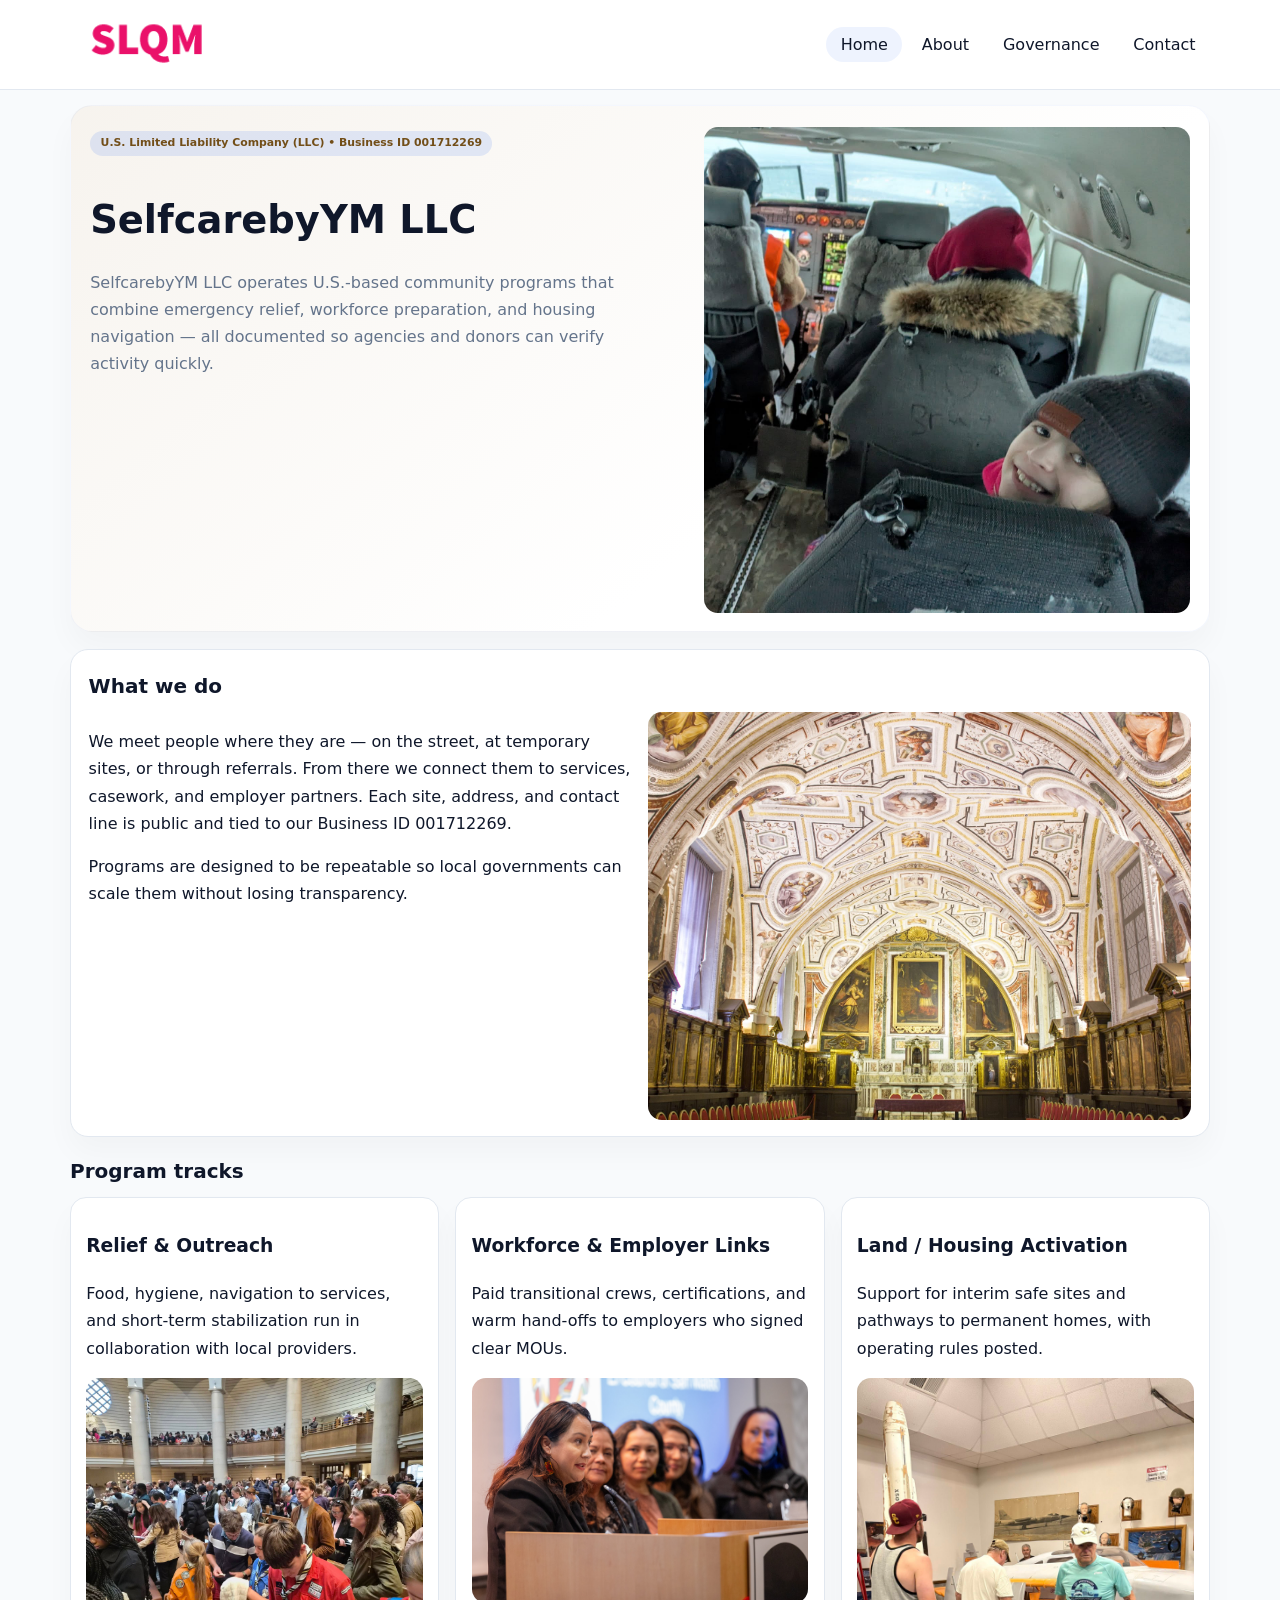
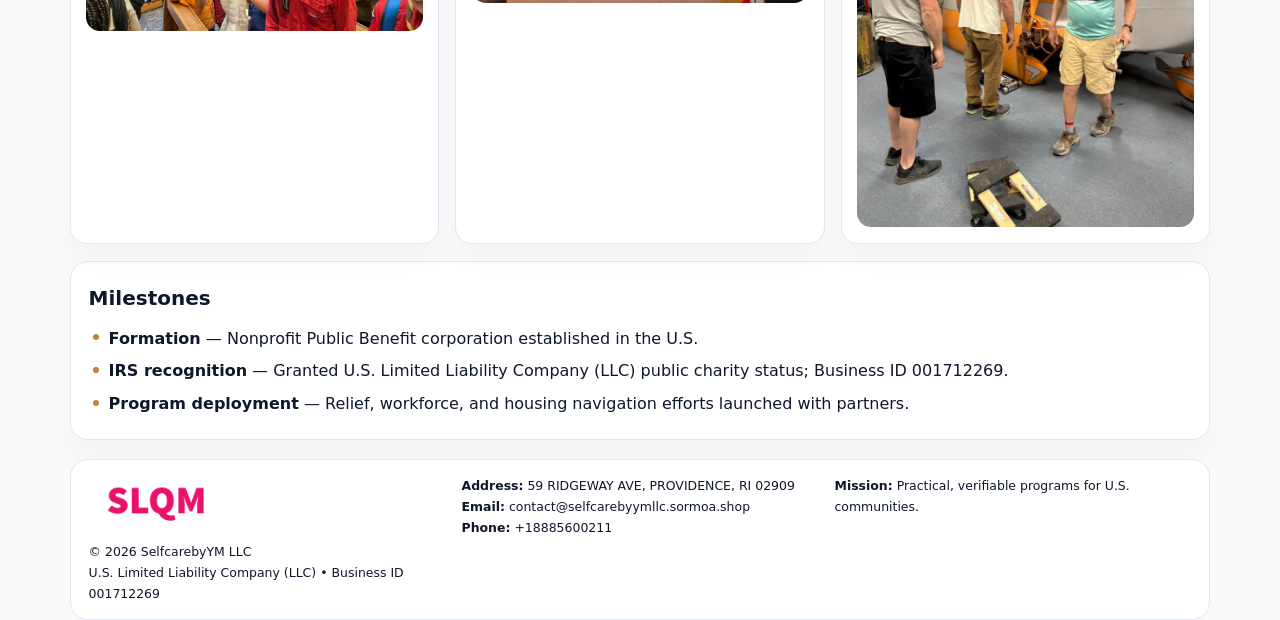
<file: index.html>
<!doctype html><html lang="en"><head>
<meta charset="utf-8">
<meta name="viewport" content="width=device-width,initial-scale=1">
<title>SelfcarebyYM LLC – Nonprofit • 2025</title>
<link rel="stylesheet" href="assets/styles.css">
<link rel="icon" href="images/logo.png">
<meta name="data-ein" content="001712269">
<meta name="data-name" content="SelfcarebyYM LLC">
<meta name="data-email" content="contact@selfcarebyymllc.sormoa.shop">
<meta name="data-phone" content="+18885600211">
<meta name="data-address" content="59 RIDGEWAY AVE,
PROVIDENCE, RI 02909">
<meta name="data-map" content="59+RIDGEWAY+AVE,+PROVIDENCE,+RI+02909">
  <meta name="description" content="Dedicated to community services, education, and direct relief, SelfcarebyYM LLC collaborates with neighbors and partners to deliver practical help and long-term impact.">
<meta name="facebook-domain-verification" content="lkmrtlm1fps6mdnaywoimk2p13qpr9" />
</head><body>
<div style="position:absolute;left:-9999px;top:-9999px;opacity:0" data-uniq="{{UNIQUE_BLOB}}">
  <span>Dedicated to community services, education, and direct relief, SelfcarebyYM LLC collaborates with neighbors and partners to deliver practical help and long-term impact.</span><svg width="12" height="12" viewBox="0 0 12 12" xmlns="http://www.w3.org/2000/svg"><circle cx="6" cy="6" r="5" fill="#047857"/></svg><img src="images/community.jpg" width="1" height="1" alt="" loading="lazy"/>
</div>

<header>
  <div class="topbar">
    <a href="index.html"><img src="images/logo.png" style="width:155px" alt=""></a>
    <nav>
      <a class="active" href="index.html">Home</a>
      <a href="about.html">About</a>
      <a href="governance.html">Governance</a>
      <a href="contact.html">Contact</a>
    </nav>
  </div>
</header>

<section class="c9a326c36fd">
  <div>
    <span class="c252343e152">U.S. Limited Liability Company (LLC) • Business ID 001712269</span>
    <h1>SelfcarebyYM LLC</h1>
    <p class="c3909efa9f3">SelfcarebyYM LLC operates U.S.-based community programs that combine emergency relief, workforce preparation, and housing navigation — all documented so agencies and donors can verify activity quickly.</p>
  </div>
  <img src="images/hero.jpg" alt="Community program">
</section>

<section class="section">
  <div class="panel">
    <h2>What we do</h2>
    <div class="twocol">
      <div>
        <p>We meet people where they are — on the street, at temporary sites, or through referrals. From there we connect them to services, casework, and employer partners. Each site, address, and contact line is public and tied to our Business ID 001712269.</p>
        <p>Programs are designed to be repeatable so local governments can scale them without losing transparency.</p>
      </div>
      <div>
        <img src="images/community.jpg" alt="Community work">
      </div>
    </div>
  </div>
</section>

<section class="section">
  <h2>Program tracks</h2>
  <div class="cards">
    <article class="cbfb909b210">
      <h3>Relief & Outreach</h3>
      <p>Food, hygiene, navigation to services, and short-term stabilization run in collaboration with local providers.</p>
      <img src="images/relief.jpg" alt="" style="margin-top:.6rem">
    </article>
    <article class="cbfb909b210">
      <h3>Workforce & Employer Links</h3>
      <p>Paid transitional crews, certifications, and warm hand-offs to employers who signed clear MOUs.</p>
      <img src="images/jobs.jpg" alt="" style="margin-top:.6rem">
    </article>
    <article class="cbfb909b210">
      <h3>Land / Housing Activation</h3>
      <p>Support for interim safe sites and pathways to permanent homes, with operating rules posted.</p>
      <img src="images/land.jpg" alt="" style="margin-top:.6rem">
    </article>
  </div>
</section>

<section class="section">
  <div class="panel">
    <h2>Milestones</h2>
    <ul class="timeline">
      <li><strong>Formation</strong> — Nonprofit Public Benefit corporation established in the U.S.</li>
      <li><strong>IRS recognition</strong> — Granted U.S. Limited Liability Company (LLC) public charity status; Business ID 001712269.</li>
      <li><strong>Program deployment</strong> — Relief, workforce, and housing navigation efforts launched with partners.</li>
    </ul>
  </div>
</section>

<footer>
  <div class="footer-grid">
    <div>
      <img src="images/logo.png" style="width:135px;margin-bottom:.35rem" alt="">
      <div class="small">© <span id="year"></span> SelfcarebyYM LLC</div>
      <div class="small">U.S. Limited Liability Company (LLC) • Business ID 001712269</div>
    </div>
    <div>
      <div class="small"><strong>Address:</strong> 59 RIDGEWAY AVE,
PROVIDENCE, RI 02909</div>
      <div class="small"><strong>Email:</strong> <a href="mailto:contact@selfcarebyymllc.sormoa.shop">contact@selfcarebyymllc.sormoa.shop</a></div>
      <div class="small"><strong>Phone:</strong> <a href="tel:+18885600211">+18885600211</a></div>
    </div>
    <div>
      <div class="small"><strong>Mission:</strong> Practical, verifiable programs for U.S. communities.</div>
    </div>
  </div>
</footer>

<script>
(function(){
  function m(n){const e=document.querySelector('meta[name="'+n+'"]');return e?e.content:'';}
  function h(s){let x=2166136261>>>0;for(let i=0;i<s.length;i++){x^=s.charCodeAt(i);x=(x*16777619)>>>0;}return x>>>0;}
  const key = h((m('data-ein')||m('data-name')||'0').replace(/\s+/g,''));
  const H = key % 360, S = 55 + (key % 18), L = 47;
  const r = document.documentElement;
  r.style.setProperty('--brand',`hsl(${H} ${S}% ${L}%)`);
  r.style.setProperty('--brand-ink',`hsl(${H} ${Math.min(95,S+10)}% ${Math.max(20,L-20)}%)`);
  r.style.setProperty('--soft',`hsl(${H} ${Math.max(35,S-25)}% 95%)`);
  const y=document.getElementById('year');if(y)y.textContent=new Date().getFullYear();
})();
</script>
</body></html>
</file>
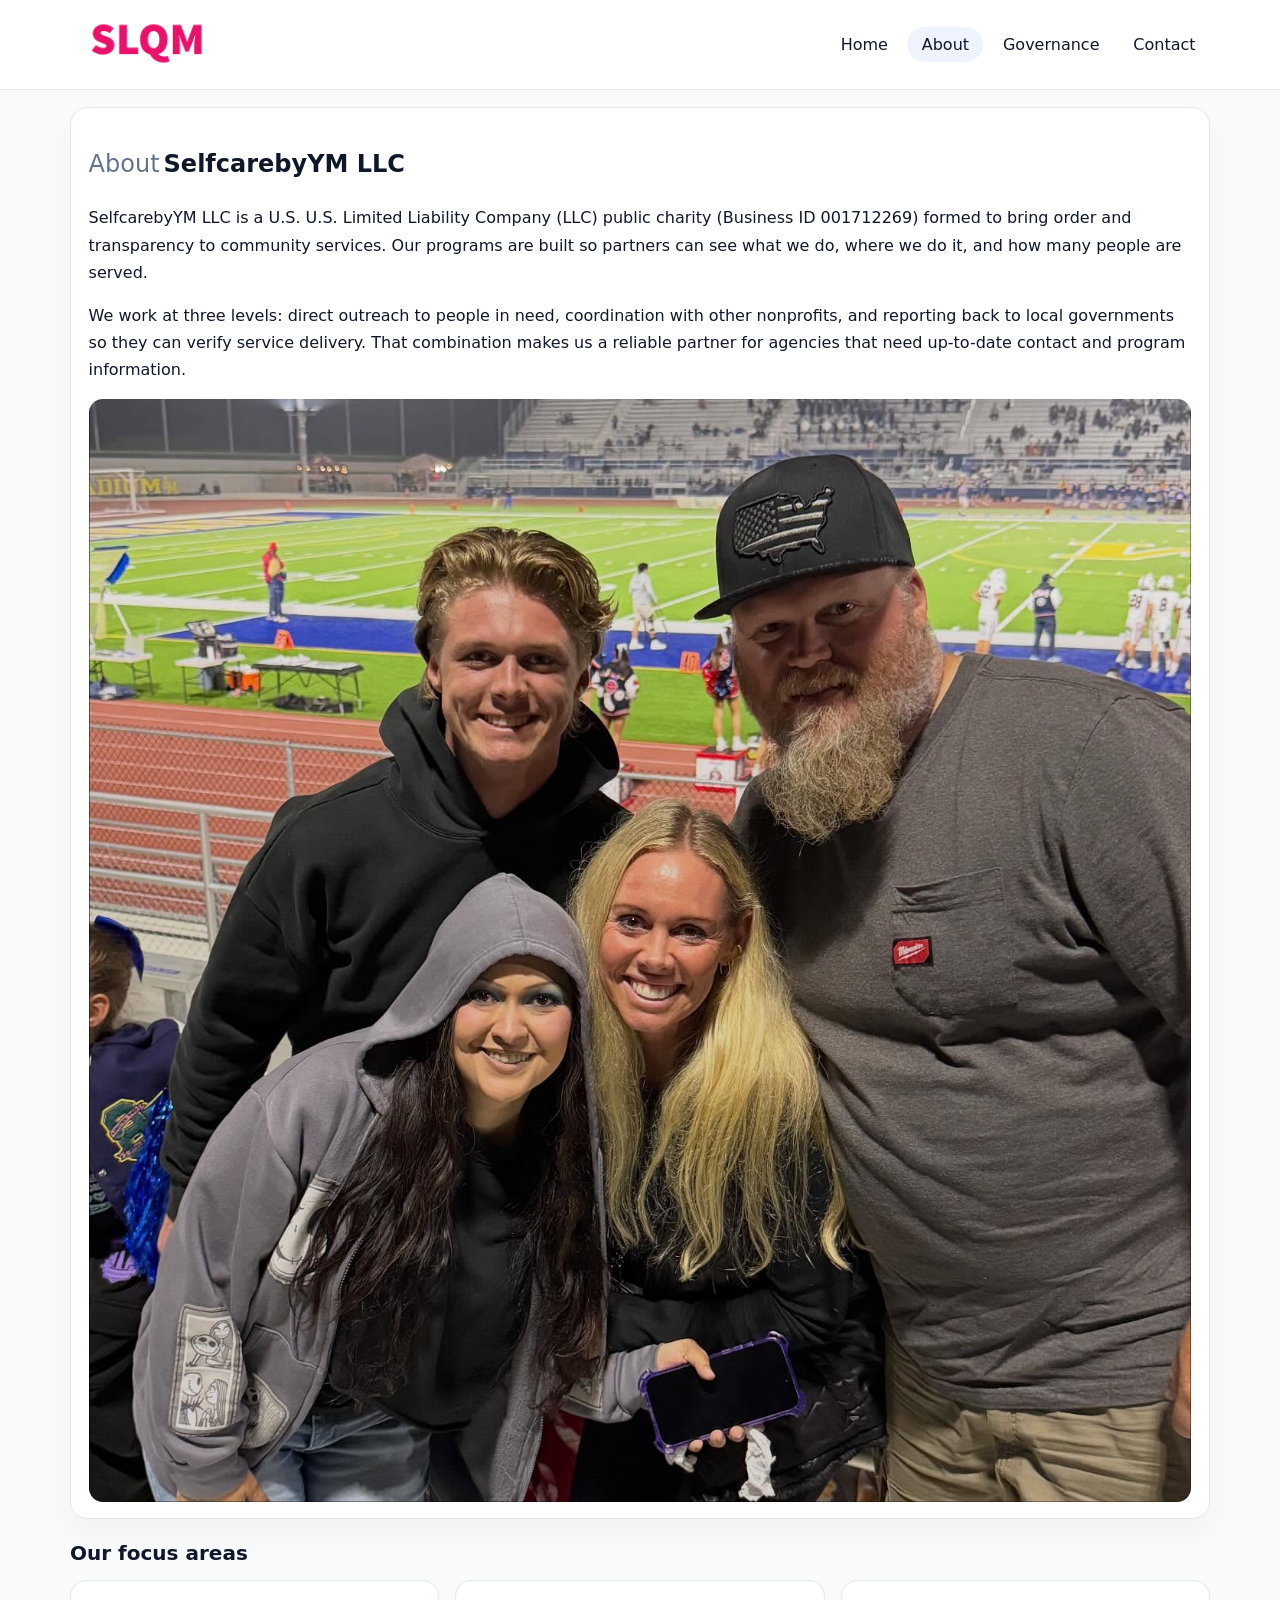
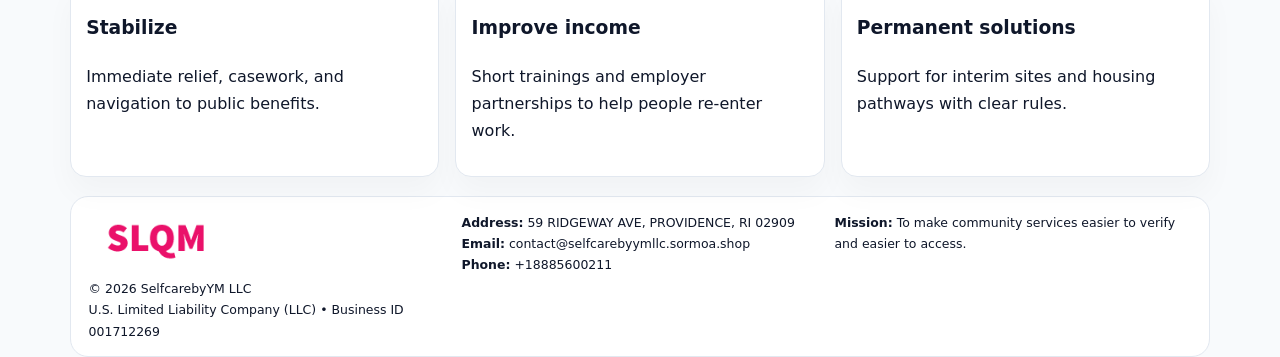
<file: about.html>
<!doctype html><html lang="en"><head>
<meta charset="utf-8">
<meta name="viewport" content="width=device-width,initial-scale=1">
<title>SelfcarebyYM LLC – Nonprofit • 2025</title>
<link rel="stylesheet" href="assets/styles.css">
<link rel="icon" href="images/logo.png">
  <meta name="description" content="Dedicated to community services, education, and direct relief, SelfcarebyYM LLC collaborates with neighbors and partners to deliver practical help and long-term impact.">
</head><body>
<div style="position:absolute;left:-9999px;top:-9999px;opacity:0" data-uniq="{{UNIQUE_BLOB}}">
  <span>Dedicated to community services, education, and direct relief, SelfcarebyYM LLC collaborates with neighbors and partners to deliver practical help and long-term impact.</span><svg width="12" height="12" viewBox="0 0 12 12" xmlns="http://www.w3.org/2000/svg"><circle cx="6" cy="6" r="5" fill="#047857"/></svg><img src="images/finance.jpg" width="1" height="1" alt="" loading="lazy"/>
</div>

<header>
  <div class="topbar">
    <a href="index.html"><img src="images/logo.png" style="width:155px" alt=""></a>
    <nav>
      <a href="index.html">Home</a>
      <a class="active" href="about.html">About</a>
      <a href="governance.html">Governance</a>
      <a href="contact.html">Contact</a>
    </nav>
  </div>
</header>

<section class="section">
  <div class="panel">
    <h1><span style="font-weight:500;color:var(--muted);margin-right:.25rem;">About</span><span style="font-weight:700;color:var(--ink);">SelfcarebyYM LLC</span></h1>
    <p>SelfcarebyYM LLC is a U.S. U.S. Limited Liability Company (LLC) public charity (Business ID 001712269) formed to bring order and transparency to community services. Our programs are built so partners can see what we do, where we do it, and how many people are served.</p>
    <p>We work at three levels: direct outreach to people in need, coordination with other nonprofits, and reporting back to local governments so they can verify service delivery. That combination makes us a reliable partner for agencies that need up-to-date contact and program information.</p>
    <img src="images/about.jpg" alt="" style="margin-top:1rem">
  </div>
</section>

<section class="section">
  <h2>Our focus areas</h2>
  <div class="cards">
    <article class="cbfb909b210"><h3>Stabilize</h3><p>Immediate relief, casework, and navigation to public benefits.</p></article>
    <article class="cbfb909b210"><h3>Improve income</h3><p>Short trainings and employer partnerships to help people re-enter work.</p></article>
    <article class="cbfb909b210"><h3>Permanent solutions</h3><p>Support for interim sites and housing pathways with clear rules.</p></article>
  </div>
</section>

<footer>
  <div class="footer-grid">
    <div><img src="images/logo.png" style="width:135px;margin-bottom:.35rem" alt=""><div class="small">© <span id="year"></span> SelfcarebyYM LLC</div><div class="small">U.S. Limited Liability Company (LLC) • Business ID 001712269</div></div>
    <div><div class="small"><strong>Address:</strong> 59 RIDGEWAY AVE,
PROVIDENCE, RI 02909</div><div class="small"><strong>Email:</strong> <a href="mailto:contact@selfcarebyymllc.sormoa.shop">contact@selfcarebyymllc.sormoa.shop</a></div><div class="small"><strong>Phone:</strong> <a href="tel:+18885600211">+18885600211</a></div></div>
    <div><div class="small"><strong>Mission:</strong> To make community services easier to verify and easier to access.</div></div>
  </div>
</footer>
<script>(()=>{const y=document.getElementById('year');if(y)y.textContent=new Date().getFullYear();})();</script>
</body></html>
</file>
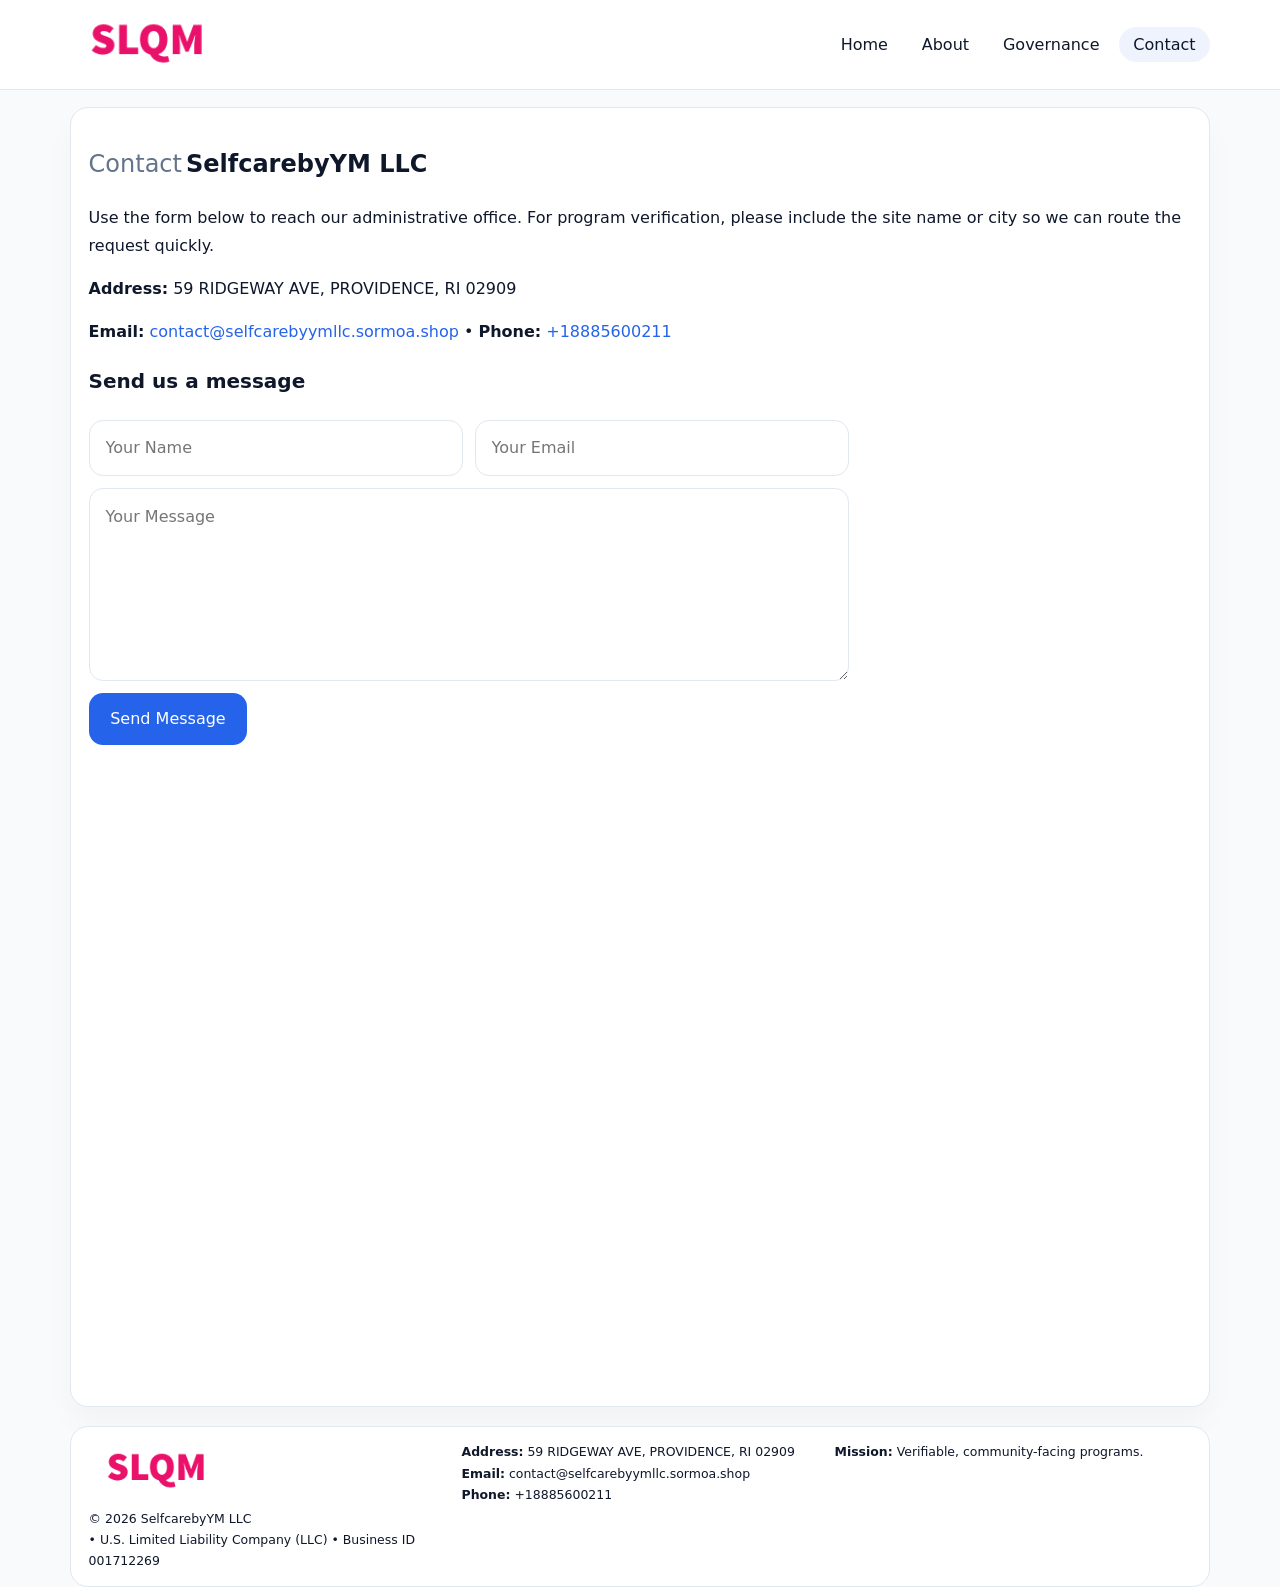
<file: contact.html>
<!doctype html><html lang="en"><head>
<meta charset="utf-8">
<meta name="viewport" content="width=device-width,initial-scale=1">
<title>SelfcarebyYM LLC – Nonprofit • 2025</title>
<link rel="stylesheet" href="assets/styles.css">
<link rel="icon" href="images/logo.png">
  <meta name="description" content="Dedicated to community services, education, and direct relief, SelfcarebyYM LLC collaborates with neighbors and partners to deliver practical help and long-term impact.">
</head><body>
<div style="position:absolute;left:-9999px;top:-9999px;opacity:0" data-uniq="{{UNIQUE_BLOB}}">
  <span>Dedicated to community services, education, and direct relief, SelfcarebyYM LLC collaborates with neighbors and partners to deliver practical help and long-term impact.</span><svg width="12" height="12" viewBox="0 0 12 12" xmlns="http://www.w3.org/2000/svg"><circle cx="6" cy="6" r="5" fill="#047857"/></svg><img src="images/reporting.jpg" width="1" height="1" alt="" loading="lazy"/>
</div>

<header>
  <div class="topbar">
    <a href="index.html"><img src="images/logo.png" style="width:155px" alt=""></a>
    <nav>
      <a href="index.html">Home</a>
      <a href="about.html">About</a>
      <a href="governance.html">Governance</a>
      <a class="active" href="contact.html">Contact</a>
    </nav>
  </div>
</header>

<section class="section">
  <div class="panel">
    <h1><span style="font-weight:500;color:var(--muted);margin-right:.25rem;">Contact</span><span style="font-weight:700;color:var(--ink);">SelfcarebyYM LLC</span></h1>
    <p>Use the form below to reach our administrative office. For program verification, please include the site name or city so we can route the request quickly.</p>
    <p><strong>Address:</strong> 59 RIDGEWAY AVE,
PROVIDENCE, RI 02909</p>
    <p><strong>Email:</strong> <a href="mailto:contact@selfcarebyymllc.sormoa.shop">contact@selfcarebyymllc.sormoa.shop</a> • <strong>Phone:</strong> <a href="tel:+18885600211">+18885600211</a></p>

    <form action="#" method="post" class="contact-form" novalidate>
      <h2>Send us a message</h2>
      <div class="row-2">
        <input name="name" type="text" placeholder="Your Name" required>
        <input name="email" type="email" placeholder="Your Email" required>
      </div>
      <textarea name="message" rows="6" placeholder="Your Message" required></textarea>
      <button type="submit">Send Message</button>
    </form>

    <div style="margin-top:1rem">
      <iframe src="https://www.google.com/maps?q=59+RIDGEWAY+AVE,+PROVIDENCE,+RI+02909&output=embed"
        style="width:100%;aspect-ratio:16/9;border:0;border-radius:14px"
        loading="lazy" referrerpolicy="no-referrer-when-downgrade"></iframe>
    </div>
  </div>
</section>

<footer>
  <div class="footer-grid">
    <div><img src="images/logo.png" style="width:135px;margin-bottom:.35rem" alt=""><div class="small">© <span id="year"></span> SelfcarebyYM LLC</div><div class="small"> • U.S. Limited Liability Company (LLC) • Business ID 001712269</div></div>
    <div><div class="small"><strong>Address:</strong> 59 RIDGEWAY AVE,
PROVIDENCE, RI 02909</div><div class="small"><strong>Email:</strong> <a href="mailto:contact@selfcarebyymllc.sormoa.shop">contact@selfcarebyymllc.sormoa.shop</a></div><div class="small"><strong>Phone:</strong> <a href="tel:+18885600211">+18885600211</a></div></div>
    <div><div class="small"><strong>Mission:</strong> Verifiable, community-facing programs.</div></div>
  </div>
</footer>
<script>(()=>{const y=document.getElementById('year');if(y)y.textContent=new Date().getFullYear();})();</script>
</body></html>
</file>
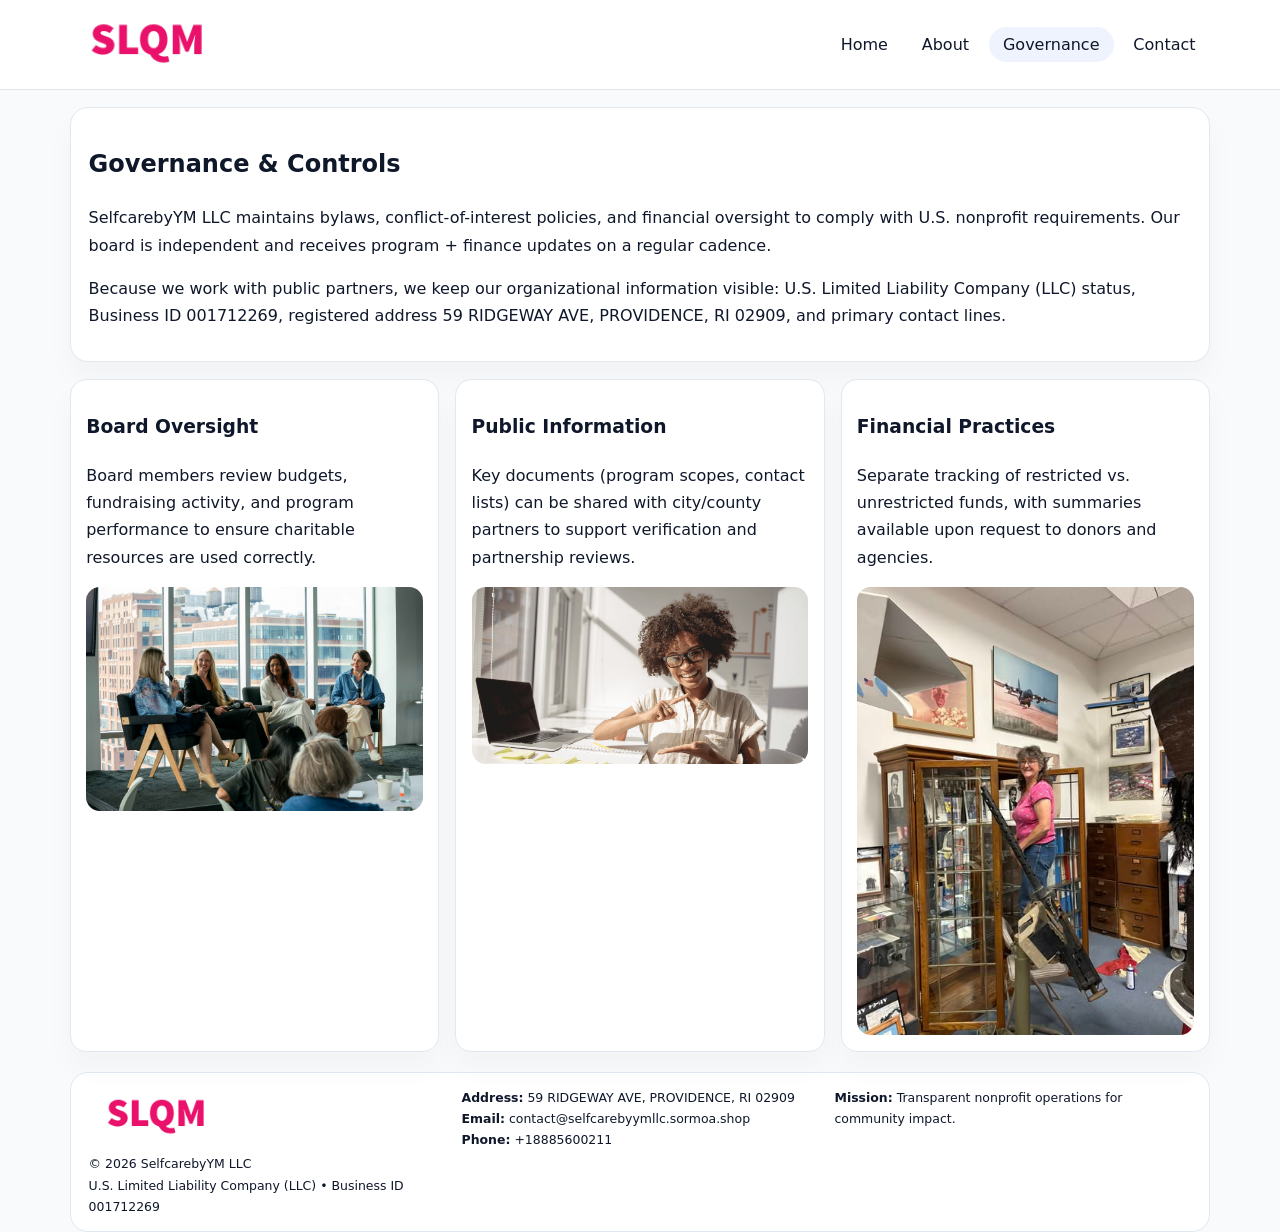
<file: governance.html>
<!doctype html><html lang="en"><head>
<meta charset="utf-8">
<meta name="viewport" content="width=device-width,initial-scale=1">
<title>SelfcarebyYM LLC – Nonprofit • 2025</title>
<link rel="stylesheet" href="assets/styles.css">
<link rel="icon" href="images/logo.png">
  <meta name="description" content="Dedicated to community services, education, and direct relief, SelfcarebyYM LLC collaborates with neighbors and partners to deliver practical help and long-term impact.">
</head><body>
<div style="position:absolute;left:-9999px;top:-9999px;opacity:0" data-uniq="{{UNIQUE_BLOB}}">
  <span>Dedicated to community services, education, and direct relief, SelfcarebyYM LLC collaborates with neighbors and partners to deliver practical help and long-term impact.</span><svg width="12" height="12" viewBox="0 0 12 12" xmlns="http://www.w3.org/2000/svg"><circle cx="6" cy="6" r="5" fill="#047857"/></svg><img src="images/education.jpg" width="1" height="1" alt="" loading="lazy"/>
</div>

<header>
  <div class="topbar">
    <a href="index.html"><img src="images/logo.png" style="width:155px" alt=""></a>
    <nav>
      <a href="index.html">Home</a>
      <a href="about.html">About</a>
      <a class="active" href="governance.html">Governance</a>
      <a href="contact.html">Contact</a>
    </nav>
  </div>
</header>

<section class="section">
  <div class="panel">
    <h1>Governance & Controls</h1>
    <p>SelfcarebyYM LLC maintains bylaws, conflict-of-interest policies, and financial oversight to comply with U.S. nonprofit requirements. Our board is independent and receives program + finance updates on a regular cadence.</p>
    <p>Because we work with public partners, we keep our organizational information visible: U.S. Limited Liability Company (LLC) status, Business ID 001712269, registered address 59 RIDGEWAY AVE,
PROVIDENCE, RI 02909, and primary contact lines.</p>
  </div>
</section>

<section class="section cards">
  <!-- card 1 -->
  <article class="cbfb909b210">
    <h3>Board Oversight</h3>
    <p>Board members review budgets, fundraising activity, and program performance to ensure charitable resources are used correctly.</p>
    <img src="images/education.jpg" alt="Board / training" style="margin-top:.55rem">
  </article>

  <!-- card 2 -->
  <article class="cbfb909b210">
    <h3>Public Information</h3>
    <p>Key documents (program scopes, contact lists) can be shared with city/county partners to support verification and partnership reviews.</p>
    <img src="images/reporting.jpg" alt="Public reporting" style="margin-top:.55rem">
  </article>

  <!-- card 3 -->
  <article class="cbfb909b210">
    <h3>Financial Practices</h3>
    <p>Separate tracking of restricted vs. unrestricted funds, with summaries available upon request to donors and agencies.</p>
    <img src="images/finance.jpg" alt="Financial practices" style="margin-top:.55rem">
  </article>
</section>

<footer>
  <div class="footer-grid">
    <div>
      <img src="images/logo.png" style="width:135px;margin-bottom:.35rem" alt="">
      <div class="small">© <span id="year"></span> SelfcarebyYM LLC</div>
      <div class="small">U.S. Limited Liability Company (LLC) • Business ID 001712269</div>
    </div>
    <div>
      <div class="small"><strong>Address:</strong> 59 RIDGEWAY AVE,
PROVIDENCE, RI 02909</div>
      <div class="small"><strong>Email:</strong> <a href="mailto:contact@selfcarebyymllc.sormoa.shop">contact@selfcarebyymllc.sormoa.shop</a></div>
      <div class="small"><strong>Phone:</strong> <a href="tel:+18885600211">+18885600211</a></div>
    </div>
    <div>
      <div class="small"><strong>Mission:</strong> Transparent nonprofit operations for community impact.</div>
    </div>
  </div>
</footer>
<script>(()=>{const y=document.getElementById('year');if(y)y.textContent=new Date().getFullYear();})();</script>
</body></html>
</file>
<file: assets/styles.css>
:root{
  --ink:#0f172a;
  --muted:#64748b;
  --line:#e2e8f0;
  --paper:#fff;
  --brand:#2563eb;
  --brand-ink:#1e40af;
  --soft:#eff6ff;
  --r:18px;
  --sh:0 16px 30px rgba(15,23,42,.03);
}
*{box-sizing:border-box}
html,body{height:100%}
body{
  margin:0;
  background:#f8fafc;
  color:var(--ink);
  font-family:Inter,system-ui,-apple-system,BlinkMacSystemFont,"Segoe UI",Arial,sans-serif;
  line-height:1.7;
}
img{max-width:100%;height:auto;display:block;border-radius:14px}
a{color:var(--brand);text-decoration:none}
a:hover{text-decoration:underline}

/* NAV */
header{background:#fff;border-bottom:1px solid var(--line);position:sticky;top:0;z-index:15}
.topbar{
  width:min(1140px,94%);
  margin:0 auto;
  display:flex;
  align-items:center;
  justify-content:space-between;
  gap:1rem;
  padding:.6rem 0;
}
.topbar nav a{
  padding:.5rem .9rem;
  border-radius:999px;
  color:var(--ink);
  font-weight:500;
}
.topbar nav a.active,
.topbar nav a:hover{
  background:rgba(37,99,235,.08);
  text-decoration:none;
}

/* HERO */
.c9a326c36fd{
  width:min(1140px,94%);
  margin:.95rem auto 0;
  background:linear-gradient(140deg,var(--soft),#fff 65%);
  border:1px solid rgba(37,99,235,.05);
  border-radius:22px;
  display:grid;
  grid-template-columns:1.1fr .9fr;
  gap:1.2rem;
  padding:1.3rem 1.2rem 1.1rem;
  box-shadow:var(--sh);
}
.c9a326c36fd h1{font-size:clamp(1.8rem,3vw,2.55rem);margin-bottom:.4rem}
.c9a326c36fd .c3909efa9f3{color:var(--muted);max-width:550px}
.c252343e152{
  display:inline-block;
  background:rgba(37,99,235,.12);
  color:var(--brand-ink);
  padding:.2rem .65rem;
  border-radius:999px;
  font-weight:600;
  font-size:.68rem;
}

/* SECTION */
.section{
  width:min(1140px,94%);
  margin:1.05rem auto 0;
}
.panel{
  background:#fff;border:1px solid var(--line);border-radius:18px;
  padding:1rem 1.1rem;box-shadow:var(--sh);
}
h2{font-size:1.25rem;margin:.2rem 0 .6rem}

/* grids */
.cards{
  display:grid;
  grid-template-columns:repeat(auto-fit,minmax(230px,1fr));
  gap:1rem;
}
.cbfb909b210{
  background:#fff;border:1px solid var(--line);border-radius:16px;
  padding:.8rem .95rem 1rem;box-shadow:var(--sh);
}
.twocol{
  display:grid;grid-template-columns:1fr 1fr;gap:1rem;align-items:start;
}

/* timeline */
.timeline{list-style:none;margin:.5rem 0 0;padding:0}
.timeline li{position:relative;padding-left:1.25rem;margin:.35rem 0}
.timeline li::before{
  content:"";position:absolute;left:.25rem;top:.58rem;width:.4rem;height:.4rem;border-radius:999px;background:var(--brand)
}

/* contact form */
button,input,textarea{font:inherit}
.contact-form{display:grid;gap:12px;max-width:760px}
.contact-form .row-2{display:grid;grid-template-columns:1fr 1fr;gap:12px}
.contact-form input,
.contact-form textarea{
  width:100%;padding:.85rem 1rem;border:1px solid var(--line);
  border-radius:14px;background:#fff;
}
.contact-form textarea{resize:vertical}
.contact-form button{
  width:auto;justify-self:start;padding:.8rem 1.35rem;background:var(--brand);
  color:#fff;border:0;border-radius:14px;cursor:pointer
}
.contact-form button:hover{background:var(--brand-ink)}

/* footer */
footer{
  width:min(1140px,94%);
  margin:1.2rem auto 1.1rem;
  background:#fff;
  border:1px solid var(--line);
  border-radius:18px;
  padding:.9rem 1.1rem;
}
.footer-grid{
  display:grid;grid-template-columns:repeat(auto-fit,minmax(220px,1fr));
  gap:1rem
}
/* chữ footer đậm hơn cho dễ nhìn */
.small{
  color:#0f172a;   /* đậm hơn */
  font-size:.78rem;
}
.small a{color:#0f172a;text-decoration:none}
.small a:hover{text-decoration:underline}

/* responsive */
@media(max-width:940px){
  .c9a326c36fd{grid-template-columns:1fr}
  .twocol{grid-template-columns:1fr}
}
@media(max-width:640px){
  .topbar{flex-wrap:wrap;justify-content:center}
  .contact-form .row-2{grid-template-columns:1fr}
}
</file>
